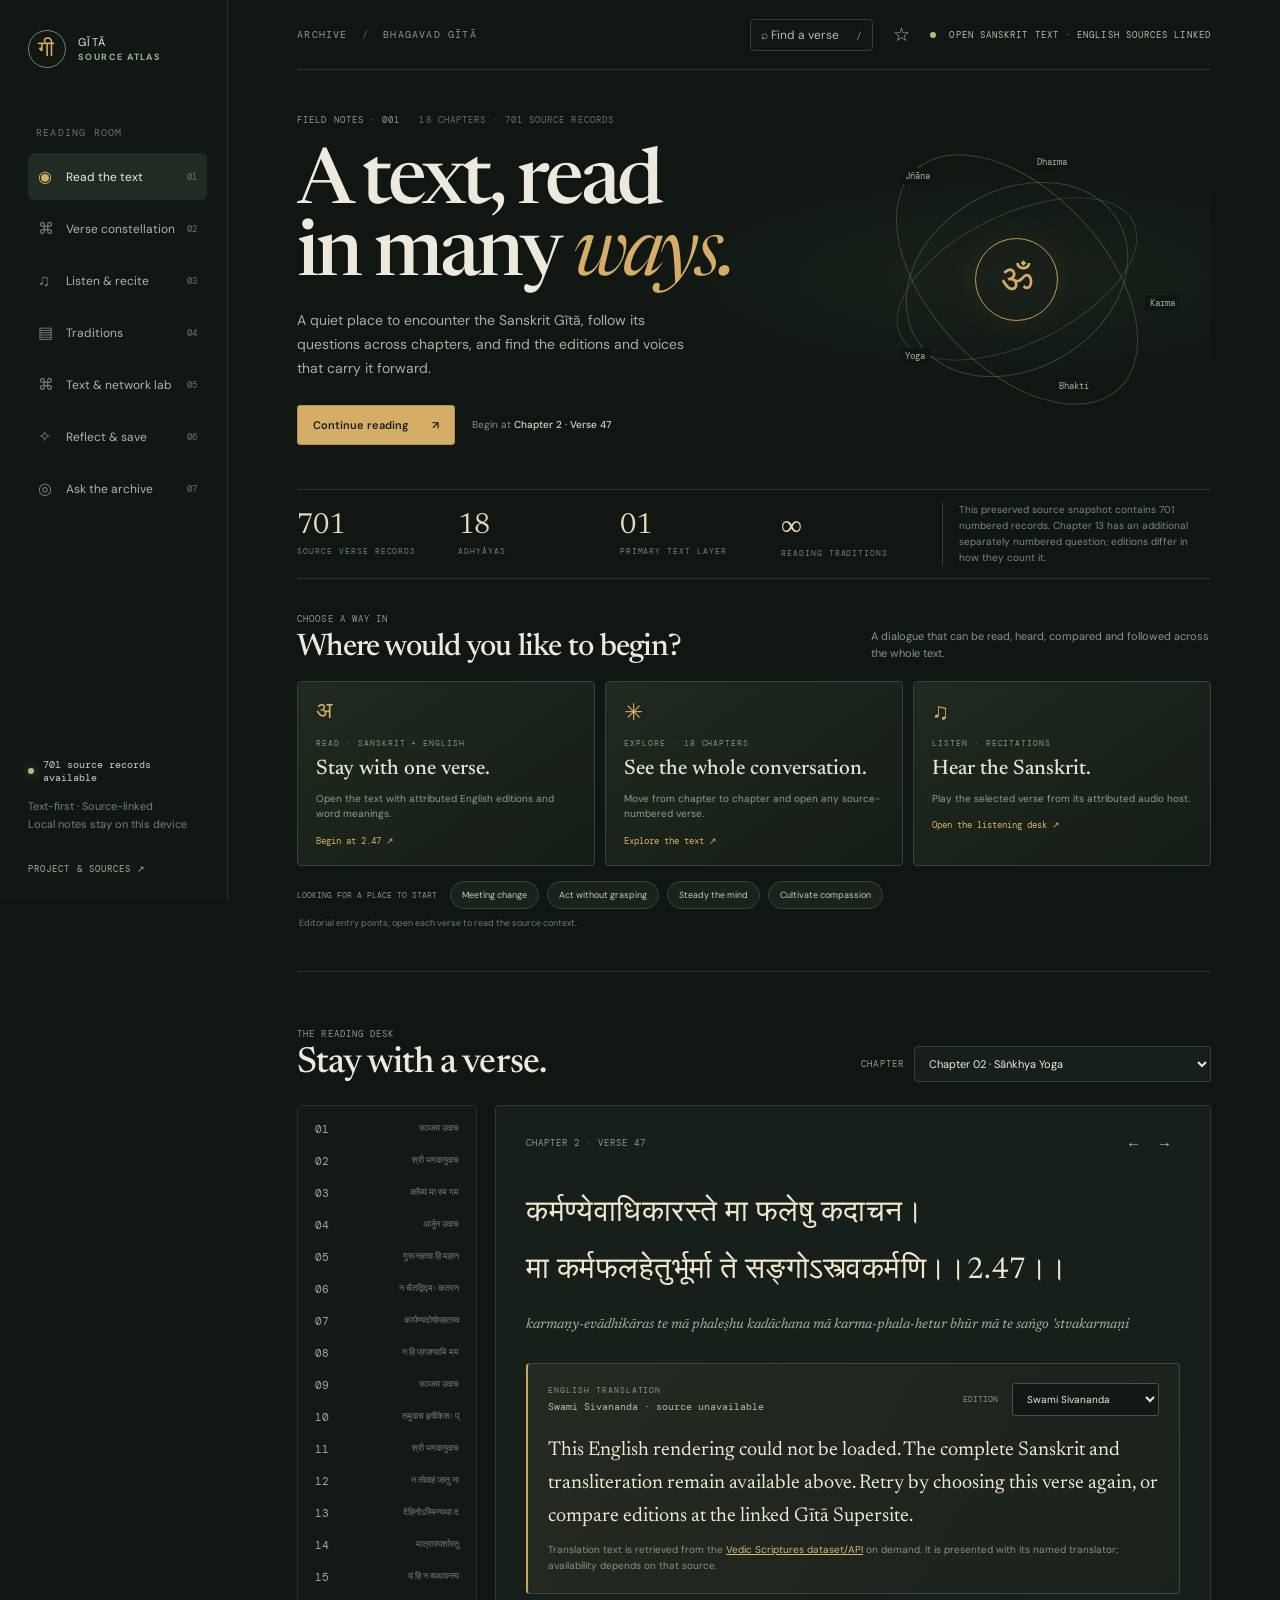
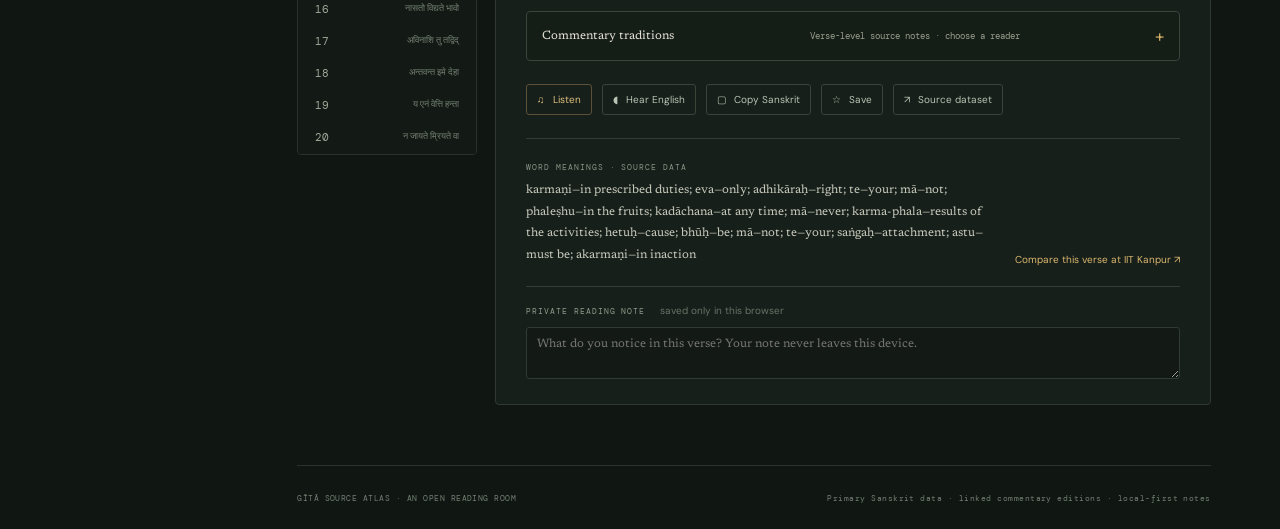
<file: index.html>
<!doctype html>
<html lang="en">
<head>
  <meta charset="utf-8"><meta name="viewport" content="width=device-width,initial-scale=1">
  <meta name="theme-color" content="#101713"><meta name="description" content="A source-first, offline-ready reading room for the Bhagavad Gita.">
  <title>Gītā Source Atlas — a reading room for the Bhagavad Gītā</title>
  <link rel="preconnect" href="https://fonts.googleapis.com"><link rel="preconnect" href="https://fonts.gstatic.com" crossorigin>
  <link href="https://fonts.googleapis.com/css2?family=DM+Mono:wght@400;500&family=DM+Sans:wght@400;500;600;700&family=Newsreader:opsz,wght@6..72,400;6..72,500;6..72,600&display=swap" rel="stylesheet">
  <link rel="stylesheet" href="styles.css?v=20261109-commentary-4"><link rel="manifest" href="manifest.webmanifest">
</head>
<body>
  <div class="shell">
    <aside class="rail">
      <a class="brand" href="#top"><span class="brand-mark">गी</span><span>GĪTĀ<br><b>SOURCE ATLAS</b></span></a>
      <div class="rail-caption">READING ROOM</div>
      <nav class="nav" aria-label="Main navigation">
        <button class="nav-item active" data-view="read"><span>◉</span> Read the text <kbd>01</kbd></button>
        <button class="nav-item" data-view="map"><span>⌘</span> Verse constellation <kbd>02</kbd></button>
        <button class="nav-item" data-view="listen"><span>♫</span> Listen & recite <kbd>03</kbd></button>
        <button class="nav-item" data-view="traditions"><span>▤</span> Traditions <kbd>04</kbd></button>
        <button class="nav-item" data-view="lab"><span>⌘</span> Text & network lab <kbd>05</kbd></button><button class="nav-item" data-view="reflect"><span>✧</span> Reflect & save <kbd>06</kbd></button><button class="nav-item" data-view="ask"><span>◎</span> Ask the archive <kbd>07</kbd></button>
      </nav>
      <div class="rail-bottom"><div class="source-status"><span class="status-dot"></span><span id="corpusStatus">Opening the archive…</span></div><p>Text-first · Source-linked<br>Local notes stay on this device</p><a href="https://github.com/ArchivingOut/gita-source-atlas" target="_blank" rel="noreferrer">PROJECT & SOURCES ↗</a></div>
    </aside>
    <main id="top">
      <header class="topbar"><div class="crumb">ARCHIVE <span>/</span> BHAGAVAD GĪTĀ</div><div class="top-actions"><button class="quiet-btn" id="searchOpen">⌕ <span>Find a verse</span><kbd>/</kbd></button><button id="bookmarkTop" class="icon-btn" title="Bookmark verse">☆</button><span class="edition-tag"><i></i> OPEN SANSKRIT TEXT · ENGLISH SOURCES LINKED</span></div></header>
      <section class="hero"><div class="hero-copy"><div class="eyebrow"><span>FIELD NOTES · 001</span><span>18 CHAPTERS · 701 SOURCE RECORDS</span></div><h1>A text, read<br>in many <em>ways.</em></h1><p class="intro">A quiet place to encounter the Sanskrit Gītā, follow its questions across chapters, and find the editions and voices that carry it forward.</p><div class="hero-actions"><button class="primary-btn" id="continueBtn">Continue reading <span>↗</span></button><span class="hero-note">Begin at <b>Chapter 2 · Verse 47</b></span></div></div><div class="mandala-wrap" aria-hidden="true"><div class="orbit orbit-a"></div><div class="orbit orbit-b"></div><div class="orbit orbit-c"></div><div class="mandala-core">ॐ</div><span class="orbit-label l1">Dharma</span><span class="orbit-label l2">Yoga</span><span class="orbit-label l3">Karma</span><span class="orbit-label l4">Jñāna</span><span class="orbit-label l5">Bhakti</span></div></section>
      <section class="stats"><div><strong id="verseCount">700</strong><span>SOURCE VERSE RECORDS</span></div><div><strong>18</strong><span>ADHYĀYAS</span></div><div><strong>01</strong><span>PRIMARY TEXT LAYER</span></div><div><strong>∞</strong><span>READING TRADITIONS</span></div><p>Counts follow the standard 700-verse arrangement. Verse numbering and textual witnesses vary across editions.</p></section>
      <section class="home-discover"><div class="discover-intro"><div><div class="eyebrow">CHOOSE A WAY IN</div><h2>Where would you like to begin?</h2></div><p>A dialogue that can be read, heard, compared and followed across the whole text.</p></div><div class="discover-grid"><button class="discover-card" data-open-ref="2.47"><span class="discover-mark">अ</span><span class="mini-label">READ · SANSKRIT + ENGLISH</span><strong>Stay with one verse.</strong><small>Open the text with attributed English editions and word meanings.</small><b>Begin at 2.47 ↗</b></button><button class="discover-card" data-view="map"><span class="discover-mark">✳</span><span class="mini-label">EXPLORE · 18 CHAPTERS</span><strong>See the whole conversation.</strong><small>Move from chapter to chapter and open any source-numbered verse.</small><b>Explore the text ↗</b></button><button class="discover-card" data-view="listen"><span class="discover-mark">♫</span><span class="mini-label">LISTEN · RECITATIONS</span><strong>Hear the Sanskrit.</strong><small>Play the selected verse from its attributed audio host.</small><b>Open the listening desk ↗</b></button></div><div class="situation-row"><span>LOOKING FOR A PLACE TO START</span><button data-open-ref="2.14">Meeting change</button><button data-open-ref="2.47">Act without grasping</button><button data-open-ref="6.5">Steady the mind</button><button data-open-ref="12.13">Cultivate compassion</button><small>Editorial entry points; open each verse to read the source context.</small></div></section><section class="workspace view-active" id="view-read"><div class="section-head"><div><div class="eyebrow">THE READING DESK</div><h2>Stay with a verse.</h2></div><div class="select-wrap"><label for="chapterSelect">CHAPTER</label><select id="chapterSelect"></select></div></div>
        <div class="reading-grid"><aside class="verse-list" id="verseList" aria-label="Verses in this chapter"></aside><article class="verse-card"><div class="verse-meta"><span id="verseRef">CHAPTER 2 · VERSE 47</span><div><button id="prevVerse" class="small-arrow" aria-label="Previous verse">←</button><button id="nextVerse" class="small-arrow" aria-label="Next verse">→</button></div></div><div class="verse-sanskrit" id="sanskrit">कर्मण्येवाधिकारस्ते मा फलेषु कदाचन ।<br>मा कर्मफलहेतुर्भूर्मा ते सङ्गोऽस्त्वकर्मणि ॥</div><div class="transliteration" id="transliteration">karmaṇy-evādhikāras te mā phaleṣu kadācana<br>mā karma-phala-hetur bhūr mā te saṅgo ’stv akarmaṇi</div><section class="translation-panel" aria-live="polite"><div class="translation-heading"><div><span class="mini-label">ENGLISH TRANSLATION</span><span id="translationAuthor" class="translation-author">Swami Sivananda · loading source text</span></div><label class="translation-select-label" for="translationSelect">EDITION</label><select id="translationSelect" aria-label="English translation edition"><option value="siva">Swami Sivananda</option><option value="gambir">Swami Gambirananda</option><option value="purohit">Purohit Swami</option><option value="san">S. Sankaranarayan</option><option value="adi">Swami Adidevananda</option><option value="raman">Sri Ramanuja</option><option value="sankar">Sri Shankaracharya</option></select></div><p id="englishTranslation" class="english-translation">Loading an attributed English rendering for this verse…</p><p class="translation-credit">Translation text is retrieved from the <a href="https://github.com/vedicscriptures/bhagavad-gita" target="_blank" rel="noreferrer">Vedic Scriptures dataset/API</a> on demand. It is presented with its named translator; availability depends on that source.</p></section><details class="commentary-panel"><summary><span>Commentary traditions</span><small>Verse-level source notes · choose a reader</small></summary><div class="commentary-controls"><label for="commentarySelect">COMMENTATOR</label><select id="commentarySelect" aria-label="Commentary tradition"><option value="siva">Swami Sivananda · English</option><option value="gambir">Swami Gambirananda · English</option><option value="san">S. Sankaranarayan · English</option><option value="adi">Swami Adidevananda · English</option><option value="purohit">Purohit Swami · English</option><option value="raman">Sri Ramanuja · Sanskrit / English</option><option value="sankar">Sri Shankaracharya · Sanskrit / English</option><option value="abhinav">Abhinavagupta · Sanskrit / English</option><option value="madhav">Madhavacharya · Sanskrit</option><option value="anand">Anandgiri · Sanskrit</option><option value="dhan">Dhanpati · Sanskrit</option><option value="neel">Neelkanth · Sanskrit</option><option value="srid">Sridhara Swami · Sanskrit</option><option value="venkat">Vedantadeshikacharya · Sanskrit</option><option value="jaya">Jayatritha · Sanskrit</option><option value="ms">Madhusudan Saraswati · Sanskrit</option><option value="puru">Purushottamji · Sanskrit</option><option value="vallabh">Vallabhacharya · Sanskrit</option><option value="rams">Ramsukhdas · Hindi</option><option value="chinmay">Chinmayananda · Hindi</option></select><small id="commentaryAuthor">Swami Sivananda · loading</small></div><div id="commentaryText" class="commentary-text">Loading this verse’s source commentary…</div><p class="commentary-credit">Commentary remains attributed to its author and is fetched from the source dataset on demand.</p></details><div class="verse-tools"><button id="listenVerse" class="tool-btn">♫ <span>Listen</span></button><button id="readEnglish" class="tool-btn">◖ <span>Hear English</span></button><button id="copyVerse" class="tool-btn">▢ <span>Copy Sanskrit</span></button><button id="verseBookmark" class="tool-btn">☆ <span>Save</span></button><a id="sourceVerse" href="https://github.com/gita/gita" target="_blank" rel="noreferrer" class="tool-btn">↗ <span>Source dataset</span></a></div><div class="verse-divider"></div><div class="verse-lower"><div><div class="mini-label">WORD MEANINGS · SOURCE DATA</div><div id="wordMeanings" class="word-meanings">karmaṇi — in prescribed duty · eva — certainly · adhikāraḥ — right · te — your · mā — never · phaleṣu — in the fruits</div></div><a id="compareVerse" class="text-link" href="https://heritage.iitk.ac.in/SBG/2.47" target="_blank" rel="noreferrer">Compare this verse at IIT Kanpur ↗</a></div><div class="note-box"><label for="journal">PRIVATE READING NOTE <span>saved only in this browser</span></label><textarea id="journal" placeholder="What do you notice in this verse? Your note never leaves this device."></textarea></div></article></div>
      </section>
      <section class="workspace" id="view-map"><div class="section-head"><div><div class="eyebrow">A GUIDE, NOT A CLAIM</div><h2>Follow the conversation.</h2></div><div class="map-legend"><i></i> chapter <b></b> selected verse <span>dots preserve source order; no inferred themes</span></div></div><div class="map-panel"><svg id="constellation" viewBox="0 0 900 600" role="img" aria-label="Interactive map of the Gita's eighteen chapters and every loaded verse record"></svg><div class="map-caption"><span>ALL SOURCE VERSE RECORDS · ORDERED BY CHAPTER</span><span>Choose a dot to open that verse</span></div></div><div class="map-cards" id="chapterCards"></div></section>
      <section class="workspace" id="view-listen"><div class="section-head"><div><div class="eyebrow">RECITATION DESK</div><h2>Hear the verse.</h2></div><span class="external-note">Recitations open at their source. Gītā Source Atlas does not rehost recordings.</span></div><div class="listen-layout"><div class="audio-card"><div class="audio-glyph">♫</div><div><div class="mini-label">CURRENT SELECTION · ORIGINAL SANSKRIT RECITATION</div><h3 id="audioHeading">Bhagavad Gītā · 2.47</h3><p id="audioStatus">Audio streams from the cited recitation host; it is not stored in this archive.</p><audio id="verseAudio" controls preload="none" aria-label="Listen to this Bhagavad Gita verse"></audio></div><a id="audioLink" class="primary-btn" target="_blank" rel="noreferrer">Open recitation source ↗</a></div><div class="listen-options"><div><span class="eyebrow">PER-VERSE AUDIO</span><p>Open the verse page at Holy Bhagavad Gita to access its recitation.</p><a id="holyAudio" target="_blank" rel="noreferrer">Open source verse ↗</a></div><div><span class="eyebrow">RECITATION IN YOUR BROWSER</span><p>Use device speech synthesis for a Sanskrit text reading. Pronunciation depends on your installed voice.</p><button id="speakBtn" class="text-link">Read selected Sanskrit aloud ↗</button></div><div><span class="eyebrow">MANTRA & CHANTING</span><p>Mantra collections belong to specific recitation traditions. Explore recordings and catalogues with source attribution.</p><a href="https://archive.org/search?query=bhagavad+gita+recitation" target="_blank" rel="noreferrer">Search Internet Archive ↗</a></div></div></div></section>
      <section class="workspace" id="view-lab">
        <div class="section-head"><div><div class="eyebrow">DIGITAL HUMANITIES · SOURCE DATA</div><h2>Explore the text as data.</h2></div><span class="external-note">Reproducible counts from the archived Sanskrit transcription. Segmentation is computational; it does not replace philological review.</span></div>
        <div class="lab-intro"><div><span class="mini-label">SEARCH THE FULL CORPUS</span><label class="lab-search"><span>⌕</span><input id="labSearch" placeholder="Search Sanskrit, transliteration, or word gloss" autocomplete="off"><select id="labField" aria-label="Search field"><option value="all">All fields</option><option value="sanskrit">Sanskrit</option><option value="transliteration">Transliteration</option><option value="gloss">Word gloss</option></select></label><div id="labResults" class="lab-results" aria-live="polite"></div></div><div class="lab-method"><span class="mini-label">WHAT THESE COUNTS MEAN</span><p>Search checks source Sanskrit, transliteration, and supplied word-meaning fields by exact substring. This chart counts source dictionary headwords before the dash in each supplied gloss entry; it is not an independently lemmatized frequency list. Chapter bars count archived records exactly. No sandhi splitting or inferred grammatical labels are applied.</p><a href="https://sanskrit.uohyd.ac.in/scl/GOLD_DATA/" target="_blank" rel="noreferrer">Explore the University of Hyderabad Sanskrit GOLD data ↗</a></div></div>
        <div class="lab-grid"><article class="lab-card"><div class="mini-label">CORPUS PROFILE · SOURCE VERSE RECORDS</div><div id="chapterBars" class="chapter-bars" role="img" aria-label="Bar chart of source verse records by chapter"></div><div class="lab-footnote">Verse record counts follow gita/gita snapshot; the 13th chapter includes 35 separately numbered records.</div></article><article class="lab-card"><div class="mini-label">FREQUENT SOURCE WORD HEADWORDS</div><div id="termCloud" class="term-cloud"></div><div class="lab-footnote">Based on the source's supplied word meanings; not a Sanskrit lemma frequency list.</div></article></div>
        <div class="section-head network-heading"><div><div class="eyebrow">CURATED READING PATHS</div><h2>A network you can inspect.</h2></div><span class="external-note">Select a concept or verse. Theme-to-verse links are editorial discovery aids.</span></div>
        <div class="network-panel"><svg id="readingNetwork" viewBox="0 0 1000 620" role="img" aria-label="Interactive network of ten reading concepts and linked verse references"></svg><div id="networkDetail" class="network-detail">Choose a concept node to see its linked verses.</div></div>
        <div class="archive-guide"><div class="mini-label">RESEARCH GATEWAYS · OPEN AT THEIR STEWARD</div><div class="archive-guide-grid">
<a href="./data/corpus.json" download><b>Download the complete text snapshot</b><span>701 source records plus chapter metadata as UTF-8 JSON ↓</span></a>
<a href="https://heritage.iitk.ac.in/gitasupersite" target="_blank" rel="noreferrer"><b>Heritage · IIT Kanpur</b><span>Comparative readings, commentaries, translations, scripts and recitations ↗</span></a>
<a href="https://gretil.sub.uni-goettingen.de/" target="_blank" rel="noreferrer"><b>GRETIL · Göttingen</b><span>Machine-readable Sanskrit and Indological e-text catalogue ↗</span></a>
<a href="https://sanskrit.uohyd.ac.in/scl/GOLD_DATA/" target="_blank" rel="noreferrer"><b>Sanskrit GOLD · Hyderabad</b><span>Linguistic annotations and research data for computational study ↗</span></a>
<a href="https://www.uccik.in/" target="_blank" rel="noreferrer"><b>UCCIK · manuscript catalogue</b><span>Searchable union catalogue for Indian knowledge manuscripts ↗</span></a>
<a href="https://ignca.gov.in/online-digital-resources/manuscripts/" target="_blank" rel="noreferrer"><b>IGNCA · manuscript resources</b><span>Catalogue entry point; identify each collection and shelfmark ↗</span></a>
<a href="https://media.unesco.org/sites/default/files/webform/mow001/bhagavadgita-five-select-manuscripts-in-sarada-script.pdf" target="_blank" rel="noreferrer"><b>Śāradā witnesses · UNESCO dossier</b><span>Five selected manuscript witnesses and access notes ↗</span></a>
</div><div class="nlp-links"><span>HYDERABAD SANSKRIT COMPUTATIONAL RESOURCES · EXTERNAL DATA</span><a href="https://sanskrit.uohyd.ac.in/scl/GOLD_DATA/tagged_data.html" target="_blank" rel="noreferrer">POS-tagged corpus and guidelines ↗</a><a href="https://sanskrit.uohyd.ac.in/scl/GOLD_DATA/Dependency.tgz" target="_blank" rel="noreferrer">Dependency analysis package ↗</a><a href="https://sanskrit.uohyd.ac.in/scl/GOLD_DATA/POS.tgz" target="_blank" rel="noreferrer">Part-of-speech package ↗</a><a href="https://sanskrit.uohyd.ac.in/scl/GOLD_DATA/samAsa_WX.txt" target="_blank" rel="noreferrer">Compound (samāsa) data ↗</a><a href="https://sanskrit.uohyd.ac.in/scl/GOLD_DATA/Sandhi_split_parallel_data.txt" target="_blank" rel="noreferrer">Sandhi split parallel data ↗</a></div><p>External datasets may cover more than the Gītā. Check each resource’s text inventory and rights before reuse; no external linguistic annotation is merged into this transcription. Catalogue links are discovery tools, not claims that this project inspected or digitized every witness.</p></div>
      </section>
      <section class="workspace" id="view-traditions"><div class="section-head"><div><div class="eyebrow">EDITION & COMMENTARY PORTALS</div><h2>Read beside other readers.</h2></div><span class="external-note">Linked sources retain their own texts, editorial choices and rights.</span></div><div class="tradition-grid"><a class="tradition-card featured" href="https://heritage.iitk.ac.in/gitasupersite" target="_blank" rel="noreferrer"><span class="card-index">01 / TEXT + COMMENTARY</span><h3>Gītā Supersite</h3><p>IIT Kanpur’s comparative reading environment for Sanskrit text, translations, commentaries and recitation resources.</p><span class="card-link">Visit source ↗</span></a><a class="tradition-card" href="https://github.com/gita/gita" target="_blank" rel="noreferrer"><span class="card-index">02 / OPEN DATA</span><h3>The Gita Initiative</h3><p>Primary Sanskrit verse, transliteration and word meanings. The repository declares the Unlicense for its data.</p><span class="card-link">Inspect dataset ↗</span></a><a class="tradition-card" id="compareTradition" href="https://heritage.iitk.ac.in/SBG/2.47" target="_blank" rel="noreferrer"><span class="card-index">03 / VERSE VIEW</span><h3>Compare this verse</h3><p>Open a verse-level view at the Gītā Supersite. Check the selected verse and available editions there.</p><span class="card-link">Open selected verse ↗</span></a><div class="tradition-card source-note"><span class="card-index">ARCHIVE PRINCIPLE</span><h3>Provenance before paraphrase.</h3><p>Modern translations and commentaries are not copied here without a clear reuse license. Links preserve access to the edition as published by its steward.</p><span class="card-link">Read the source policy in README →</span></div></div><div class="lineage-strip"><span>TEXTUAL NOTE</span><p>The standard Gītā has 700 verses in 18 chapters. Manuscript traditions and printed editions may differ in readings, verse divisions, and numbering. This site presents the dataset’s reading with its source identifier; it does not claim to establish a critical edition.</p></div></section>
      <section class="workspace" id="view-reflect"><div class="section-head"><div><div class="eyebrow">YOUR PRIVATE STUDY SPACE</div><h2>Return to what stayed with you.</h2></div><span class="external-note">Notes and bookmarks live in this browser only.</span></div><div class="reflect-grid"><article class="reflect-card"><span class="mini-label">SAVED VERSES</span><div id="savedVerses" class="saved-verses"></div></article><article class="reflect-card reflect-prompt"><span class="mini-label">A PLACE TO BEGIN</span><h3>What question are you carrying?</h3><p>Open a verse, save it, and write a note beside the Sanskrit and its English translation. Your entries are stored locally on this device.</p><button class="primary-btn" data-view="read">Return to the reading desk ↗</button></article></div></section>
      <section class="workspace" id="view-ask"><div class="section-head"><div><div class="eyebrow">SOURCE-BOUND CONCORDANCE</div><h2>Ask the archive.</h2></div><span class="external-note">Matches Sanskrit, IAST and source word glosses. Results cite verse references; this tool does not invent answers.</span></div><div class="ask-panel"><label for="askInput" class="mini-label">SEARCH A QUESTION OR CONCEPT</label><form id="askForm"><input id="askInput" placeholder="Try: action, grief, duty, आत्मा, or karma" autocomplete="off"><button class="primary-btn">Find passages ↗</button></form><div id="askResults" class="ask-results" aria-live="polite"><p>Enter a word or phrase to find matching source passages across all 701 records.</p></div><div class="ask-method"><b>How this works</b><span>Transparent lexical retrieval over the archived Sanskrit transcription, its transliteration and the dataset’s supplied glosses. This is not a generative answer or a substitute for commentary.</span></div></div></section>
      <footer><span>GĪTĀ SOURCE ATLAS · AN OPEN READING ROOM</span><span>Primary Sanskrit data · linked commentary editions · local-first notes</span></footer>
    </main>
  </div>
  <dialog id="searchDialog"><form method="dialog"><button class="close-dialog" aria-label="Close">×</button><label for="searchInput" class="eyebrow">FIND A VERSE · e.g. 2.47</label><input id="searchInput" placeholder="Chapter.Verse or Sanskrit phrase" autocomplete="off"><div id="searchResults"></div><p>Type a chapter and verse, or search the Sanskrit corpus.</p></form></dialog>
  <script src="app.js?v=20261109-commentary-4"></script>
</body></html>
</file>
<file: styles.css>
:root{--bg:#101713;--panel:#171f1a;--panel2:#1d2821;--ink:#ede9dd;--muted:#9b9c89;--faint:#626d60;--line:#344036;--gold:#d5ad67;--sage:#9eb49b;--serif:'Newsreader',Georgia,serif;--sans:'DM Sans',sans-serif;--mono:'DM Mono',monospace}*{box-sizing:border-box}body{margin:0;background:var(--bg);color:var(--ink);font-family:var(--sans);font-size:14px}.shell{max-width:1600px;margin:auto;min-height:100vh}.rail{position:fixed;top:0;bottom:0;width:228px;border-right:1px solid #29332b;padding:30px 20px 24px 28px;display:flex;flex-direction:column;background:#111814;z-index:3}.brand{display:flex;gap:12px;align-items:center;color:var(--ink);text-decoration:none;font-size:11px;line-height:1.3;letter-spacing:.13em}.brand b{font-size:9px;color:var(--sage);letter-spacing:.16em}.brand-mark{display:grid;place-items:center;width:38px;height:38px;border:1px solid #76846e;border-radius:50%;font:22px var(--serif);color:var(--gold)}.rail-caption,.eyebrow,.mini-label,.card-index,.crumb,.edition-tag,.map-caption,.stats span,.rail-bottom>a,.note-box label,.select-wrap label,.lineage-strip>span{font:10px var(--mono);letter-spacing:.12em;color:var(--muted)}.rail-caption{margin:58px 0 14px 8px;color:#657467}.nav{display:grid;gap:5px}.nav-item{border:0;background:transparent;color:#adb5a8;text-align:left;padding:13px 10px;border-radius:6px;display:flex;align-items:center;gap:11px;font:12px var(--sans);cursor:pointer}.nav-item>span{font-size:16px;width:17px;color:#758474}.nav-item kbd{margin-left:auto;color:#687367;font:9px var(--mono)}.nav-item.active,.nav-item:hover{background:#202b23;color:var(--ink)}.nav-item.active>span{color:var(--gold)}.rail-bottom{margin-top:auto}.source-status{display:flex;gap:9px;align-items:center;color:#c8d0c4;font:10px var(--mono)}.status-dot{width:6px;height:6px;background:#a7c181;border-radius:50%;box-shadow:0 0 10px #a7c18177}.rail-bottom p{font:11px/1.7 var(--sans);color:#747f73;margin:13px 0 24px}.rail-bottom>a{font-size:9px;color:var(--sage);text-decoration:none}main{margin-left:228px;padding:0 5.4% 0}.topbar{height:70px;display:flex;align-items:center;justify-content:space-between;border-bottom:1px solid #29332b}.crumb{color:#8e9a8d}.crumb span{padding:0 7px;color:#59645a}.top-actions{display:flex;align-items:center;gap:14px}.quiet-btn,.icon-btn,.small-arrow,.tool-btn{background:none;border:0;color:#b4bcaf;cursor:pointer}.quiet-btn{font:12px var(--sans);padding:7px 10px;border:1px solid var(--line);border-radius:4px}.quiet-btn kbd{margin-left:17px;color:#798476;font:10px var(--mono)}.icon-btn{font-size:19px}.edition-tag{font-size:9px;color:#b5bea9}.edition-tag i{display:inline-block;width:6px;height:6px;border-radius:50%;background:#a7c181;margin-right:7px}.hero{min-height:365px;display:grid;grid-template-columns:1.15fr .85fr;align-items:center;border-bottom:1px solid #29332b;position:relative;overflow:hidden}.hero-copy{padding:44px 0 44px}.eyebrow{font-size:9px;color:#8d9a89}.hero .eyebrow{display:flex;gap:19px}.hero .eyebrow span+span{color:#657466}.hero h1{font:500 clamp(48px,6vw,77px)/.94 var(--serif);letter-spacing:-.04em;margin:23px 0 16px}.hero h1 em{color:var(--gold);font-weight:400}.intro{max-width:390px;color:#a7afa1;font:14px/1.7 var(--sans)}.hero-actions{display:flex;align-items:center;gap:17px;margin-top:24px}.primary-btn{display:inline-flex;gap:24px;align-items:center;padding:12px 15px;border:1px solid #b79151;background:var(--gold);color:#172017;text-decoration:none;font:600 11px var(--sans);cursor:pointer;border-radius:3px}.hero-note{font-size:10px;color:#859080}.hero-note b{color:#d6d6c8;font-weight:500}.mandala-wrap{height:310px;position:relative;display:grid;place-items:center}.orbit{position:absolute;border:1px solid #65745d66;border-radius:50%;transform:rotate(-26deg)}.orbit-a{width:260px;height:130px}.orbit-b{width:300px;height:177px;transform:rotate(47deg);border-color:#b18c4a55}.orbit-c{width:180px;height:235px;transform:rotate(60deg);border-color:#83967a55}.mandala-core{display:grid;place-items:center;width:83px;height:83px;border:1px solid #c49b58;border-radius:50%;color:var(--gold);font:38px var(--serif);box-shadow:0 0 38px #c59c4b12}.orbit-label{position:absolute;font:9px var(--mono);color:#a6ae98;background:var(--bg);padding:2px 5px}.l1{top:30px;left:54%}.l2{top:72%;left:20%}.l3{top:55%;right:8%}.l4{top:14%;left:20%}.l5{bottom:13%;right:30%}.stats{min-height:89px;display:grid;grid-template-columns:repeat(4,1fr) 1.8fr;align-items:center;border-bottom:1px solid #29332b;gap:12px}.stats>div{display:grid;gap:5px}.stats strong{font:26px var(--serif);color:#e4d9bd}.stats span{font-size:8px;color:#748072}.stats p{font:10px/1.6 var(--sans);color:#7c877a;border-left:1px solid var(--line);padding-left:16px}.workspace{display:none;padding:56px 0 60px}.workspace.view-active{display:block}.section-head{display:flex;align-items:end;justify-content:space-between;margin-bottom:23px}.section-head h2{font:500 36px var(--serif);letter-spacing:-.025em;margin:6px 0 0}.select-wrap{display:flex;align-items:center;gap:10px}.select-wrap label{font-size:9px}.select-wrap select{background:var(--panel);color:var(--ink);border:1px solid var(--line);padding:9px 30px 9px 10px;font:11px var(--sans);border-radius:3px}.reading-grid{display:grid;grid-template-columns:180px minmax(0,1fr);gap:18px}.verse-list{max-height:650px;overflow:auto;border:1px solid #29332b;border-radius:4px;padding:7px;background:#131a15}.verse-list button{display:flex;justify-content:space-between;width:100%;border:0;background:none;color:#a0a99a;text-align:left;padding:9px 10px;font:11px var(--mono);cursor:pointer;border-radius:3px}.verse-list button:hover,.verse-list button.active{background:#253126;color:var(--gold)}.verse-list button small{font:9px var(--sans);color:#748072}.verse-card{padding:25px 30px;background:var(--panel);border:1px solid #303a31;border-radius:4px}.verse-meta{display:flex;justify-content:space-between;align-items:center;font:9px var(--mono);letter-spacing:.11em;color:#8b9988}.small-arrow{font-size:15px;padding:4px 8px}.verse-sanskrit{font:30px/1.9 var(--serif);color:#f1e7cf;margin:30px 0 13px;letter-spacing:.015em}.transliteration{font:italic 14px/1.8 var(--serif);color:#a5b19e}.verse-tools{display:flex;flex-wrap:wrap;gap:10px;margin-top:23px}.tool-btn{font:10px var(--sans);padding:8px 10px;border:1px solid #3a4439;text-decoration:none;border-radius:3px;color:#bac3b4}.tool-btn:first-child{color:#dfc17e;border-color:#5c5039}.tool-btn span{margin-left:5px}.verse-divider{border-top:1px solid #333d34;margin:23px 0}.verse-lower{display:flex;justify-content:space-between;gap:20px;align-items:end}.mini-label{font-size:8px;color:#879384}.word-meanings{font:12px/1.8 var(--serif);color:#c7c9bb;margin-top:8px}.text-link{border:0;background:none;color:#dbb76f;font:10px var(--sans);cursor:pointer;text-decoration:none;white-space:nowrap}.note-box{border-top:1px solid #333d34;margin-top:20px;padding-top:17px}.note-box label{display:block;font-size:8px;color:#8e9b8b}.note-box label span{font:10px var(--sans);letter-spacing:0;color:#667367;margin-left:9px}.note-box textarea{display:block;resize:vertical;width:100%;min-height:52px;margin-top:10px;background:#131a15;border:1px solid #303b31;border-radius:3px;padding:10px;color:#e8e2d5;font:12px var(--serif)}.map-legend{font:9px var(--mono);color:#8d9a89}.map-legend i,.map-legend b{display:inline-block;width:6px;height:6px;border-radius:50%;background:#9ead91;margin:0 5px}.map-legend b{background:var(--gold)}.map-legend span{margin-left:8px;color:#667367}.map-panel{border:1px solid #303a31;background:radial-gradient(ellipse at 50% 50%,#26342a,#151d17 65%);border-radius:4px;padding:10px}.map-panel svg{width:100%;height:auto;min-height:260px}.map-caption{display:flex;justify-content:space-between;padding:9px 12px 4px;font-size:8px}.chapter-node{cursor:pointer}.chapter-node circle{fill:#26362a;stroke:#8da080;stroke-width:1.2;transition:.2s}.chapter-node:hover circle,.chapter-node.selected circle{fill:#a7834a;stroke:#e1c481;stroke-width:2}.chapter-node text{fill:#e7e6d8;font:10px var(--mono);text-anchor:middle;dominant-baseline:middle;pointer-events:none}.map-edge{stroke:#71806a;stroke-opacity:.25;stroke-width:1}.map-cards{display:grid;grid-template-columns:repeat(6,1fr);gap:8px;margin-top:12px}.map-cards button{background:#19221b;border:1px solid #303a31;color:#c3cabc;padding:11px 10px;text-align:left;cursor:pointer;font:10px/1.5 var(--sans)}.map-cards button b{display:block;font:16px var(--serif);color:var(--gold)}.external-note{max-width:285px;text-align:right;font:10px/1.5 var(--sans);color:#778477}.listen-layout{border:1px solid var(--line);background:var(--panel);padding:25px;border-radius:4px}.audio-card{display:grid;grid-template-columns:70px 1fr auto;gap:20px;align-items:center;padding-bottom:24px;border-bottom:1px solid var(--line)}.audio-glyph{width:58px;height:58px;border:1px solid #98804e;border-radius:50%;display:grid;place-items:center;font:24px var(--serif);color:var(--gold)}.audio-card h3{font:24px var(--serif);margin:6px 0}.audio-card p,.listen-options p{font:11px/1.6 var(--sans);color:#929d8e;margin:6px 0}.audio-card .primary-btn{white-space:nowrap}.listen-options{display:grid;grid-template-columns:repeat(3,1fr);gap:25px;padding-top:22px}.listen-options a{display:inline-block;margin-top:12px;color:#d1b678;font:10px var(--sans);text-decoration:none}.tradition-grid{display:grid;grid-template-columns:repeat(2,1fr);gap:12px}.tradition-card{min-height:205px;background:var(--panel);border:1px solid #303a31;border-radius:4px;padding:21px;text-decoration:none;color:var(--ink);display:flex;flex-direction:column}.tradition-card.featured{border-color:#766341;background:linear-gradient(140deg,#282b20,#1a211a)}.card-index{font-size:8px;color:#a58e60}.tradition-card h3{font:26px var(--serif);margin:16px 0 5px}.tradition-card p{font:12px/1.7 var(--sans);color:#9ca597;max-width:420px;margin:0}.card-link{margin-top:auto;padding-top:16px;font:10px var(--mono);color:#d6b56f}.source-note{background:#141b16}.source-note h3{font-size:23px}.lineage-strip{margin-top:18px;border-left:2px solid #9c8149;padding:5px 16px;display:grid;grid-template-columns:130px 1fr;align-items:start}.lineage-strip>span{padding-top:3px;color:#c1a566;font-size:8px}.lineage-strip p{margin:0;font:12px/1.7 var(--serif);color:#a8afa2}footer{border-top:1px solid #29332b;min-height:64px;display:flex;align-items:center;justify-content:space-between;font:8px var(--mono);letter-spacing:.06em;color:#737f72}dialog{width:min(560px,90vw);margin:15vh auto 0;background:#1b241d;color:var(--ink);border:1px solid #53604f;border-radius:5px;padding:28px;box-shadow:0 30px 120px #000b}dialog::backdrop{background:#050906cc;backdrop-filter:blur(4px)}.close-dialog{float:right;border:0;background:none;color:#d6c9ac;font-size:24px;cursor:pointer}#searchInput{display:block;margin-top:15px;width:100%;background:#111814;color:var(--ink);border:1px solid #424d41;padding:13px;font:14px var(--sans)}#searchResults{max-height:280px;overflow:auto}#searchResults button{width:100%;background:none;border:0;border-bottom:1px solid #343e34;color:#ddd;text-align:left;padding:12px;cursor:pointer;font:12px var(--serif)}dialog form>p{font:10px var(--sans);color:#869083}@media(max-width:1000px){main{padding:0 4%}.rail{width:190px;padding-left:18px}.brand{font-size:10px}main{margin-left:190px}.hero{grid-template-columns:1fr .7fr}.mandala-wrap{transform:scale(.8)}.stats{grid-template-columns:repeat(4,1fr)}.stats p{display:none}}@media(max-width:720px){.rail{position:sticky;top:0;width:100%;height:auto;padding:10px 14px;display:block;border-right:0;border-bottom:1px solid #29332b}.brand{display:none}.rail-caption,.rail-bottom{display:none}.nav{display:flex;overflow-x:auto;gap:3px}.nav-item{white-space:nowrap;padding:10px;font-size:10px}.nav-item kbd{display:none}.nav-item>span{font-size:13px;width:auto}.nav-item.active{background:transparent;color:var(--gold)}main{margin:0;padding:0 17px}.topbar{height:56px}.edition-tag{display:none}.hero{grid-template-columns:1fr;min-height:0}.hero-copy{padding:38px 0 26px}.hero h1{font-size:57px}.mandala-wrap{position:absolute;right:-118px;top:65px;transform:scale(.63);opacity:.55;pointer-events:none}.intro{max-width:300px}.hero-actions{position:relative}.stats{min-height:72px;grid-template-columns:repeat(4,1fr);gap:5px}.stats strong{font-size:21px}.stats span{font-size:7px}.workspace{padding:38px 0}.section-head h2{font-size:30px}.reading-grid{grid-template-columns:1fr}.verse-list{display:flex;max-height:none;overflow:auto;gap:4px}.verse-list button{min-width:78px;display:block;text-align:center}.verse-list button small{display:none}.verse-card{padding:20px 17px}.verse-sanskrit{font-size:23px;margin-top:23px}.verse-lower{display:block}.verse-lower .text-link{margin-top:12px}.map-legend{max-width:140px;line-height:1.7}.map-legend span{display:none}.map-cards{grid-template-columns:repeat(3,1fr)}.listen-options{grid-template-columns:1fr;gap:17px}.audio-card{grid-template-columns:48px 1fr;gap:12px}.audio-glyph{width:44px;height:44px}.audio-card h3{font-size:18px}.audio-card .primary-btn{grid-column:2;width:max-content}.tradition-grid{grid-template-columns:1fr}.lineage-strip{grid-template-columns:1fr;gap:8px}.external-note{max-width:130px;font-size:9px}footer{align-items:flex-start;gap:8px;flex-direction:column;justify-content:center;padding:12px 0}}



/* Source exploration lab */
.lab-intro{display:grid;grid-template-columns:1.3fr .7fr;gap:22px;margin:0 0 22px}
.lab-search{display:flex;align-items:center;gap:12px;margin-top:12px;padding:8px 10px 8px 15px;border:1px solid var(--line,#39443b);border-radius:12px;background:rgba(255,255,255,.025)}
.lab-search>span{font-size:24px;color:#d7b36a}.lab-search input{flex:1;min-width:80px;background:transparent;border:0;color:inherit;font:inherit;outline:none;padding:9px 0}.lab-search select{background:#202921;color:#e6e4d8;border:1px solid #495249;border-radius:8px;padding:9px}
.lab-results{display:grid;grid-template-columns:repeat(2,minmax(0,1fr));gap:8px;margin-top:12px;max-height:350px;overflow:auto}
.lab-result{display:grid;text-align:left;gap:5px;padding:12px;border:1px solid #39443b;border-radius:10px;background:#171f19;color:#e6e4d8;cursor:pointer}.lab-result strong{color:#d7b36a;font:12px 'DM Mono',monospace}.lab-result span{font:15px 'Newsreader',serif}.lab-result small{color:#9ba598;font-size:11px}
.lab-method,.lab-card{padding:20px;border:1px solid #39443b;border-radius:14px;background:rgba(255,255,255,.025)}.lab-method p{font-size:13px;line-height:1.65;color:#abb2a7}.lab-method a,.lab-sources a{color:#d8bd79;font-size:12px}
.lab-grid{display:grid;grid-template-columns:1fr 1fr;gap:16px;margin:18px 0 50px}.lab-card{min-height:260px}.chapter-bars{display:grid;gap:7px;margin-top:18px}.bar-row{display:grid;grid-template-columns:56px 1fr 27px;align-items:center;gap:9px;border:0;background:none;color:#c4c9bd;text-align:left;padding:0;cursor:pointer;font:11px 'DM Mono',monospace}.bar-row i{height:8px;border-radius:10px;background:#242e26;overflow:hidden}.bar-row i b{display:block;height:100%;border-radius:10px}.bar-row strong{font-weight:400;text-align:right}
.lab-footnote{margin-top:17px;color:#879083;font-size:10px;line-height:1.5}.term-cloud{display:flex;flex-wrap:wrap;gap:8px;margin-top:19px}.term-chip{display:flex;gap:8px;align-items:center;border:1px solid #414b41;border-radius:999px;background:#202820;color:#d7ddce;padding:8px 10px;cursor:pointer;font:12px 'DM Sans',sans-serif}.term-chip small{color:#d7b36a;font:10px 'DM Mono',monospace}
.network-heading{margin-top:38px}.network-panel{border:1px solid #39443b;border-radius:16px;background:radial-gradient(ellipse at center,#202a22 0%,#141a16 70%);padding:12px;overflow:hidden}.network-panel svg{display:block;width:100%;height:auto;min-height:360px}.network-edge{stroke-width:1;stroke-opacity:.32}.network-theme,.network-verse{cursor:pointer}.network-theme circle{stroke:#f5efd7;stroke-opacity:.6;stroke-width:1}.network-theme text{fill:#ece8d9;text-anchor:middle;font:12px 'DM Sans',sans-serif}.network-verse circle{fill:#202820;stroke:#baaa7a;stroke-width:1}.network-verse text{fill:#eee8d4;text-anchor:middle;font:9px 'DM Mono',monospace}.network-theme:hover circle,.network-verse:hover circle{stroke:#fff;stroke-width:2}.network-detail{display:flex;align-items:center;flex-wrap:wrap;gap:6px;padding:12px 16px;border-top:1px solid #374137;color:#aeb7a9;font-size:12px}.network-detail strong{color:#e4d5a8}.network-ref{border:1px solid #505846;border-radius:8px;background:#222a22;color:#e1c889;padding:6px 9px;cursor:pointer;font:11px 'DM Mono',monospace}.lab-sources{display:flex;flex-wrap:wrap;gap:20px;margin:16px 0 0}
@media(max-width:850px){.lab-intro,.lab-grid{grid-template-columns:1fr}.lab-results{grid-template-columns:1fr}.network-panel svg{min-height:260px}}

.archive-guide{margin-top:25px;padding:20px;border:1px solid #39443b;border-radius:14px;background:rgba(255,255,255,.025)}.archive-guide-grid{display:grid;grid-template-columns:repeat(3,minmax(0,1fr));gap:9px;margin-top:14px}.archive-guide-grid a{display:grid;gap:7px;padding:14px;border:1px solid #39443b;border-radius:10px;color:#e4e7db;text-decoration:none;background:#171f19}.archive-guide-grid a:hover{border-color:#a79159}.archive-guide-grid b{font:13px 'DM Sans',sans-serif;color:#e4d5a8}.archive-guide-grid span,.archive-guide>p{font-size:11px;line-height:1.5;color:#9da79a}.archive-guide>p{margin:14px 0 0}@media(max-width:850px){.archive-guide-grid{grid-template-columns:1fr 1fr}}@media(max-width:520px){.archive-guide-grid{grid-template-columns:1fr}}

.nlp-links{display:flex;align-items:center;flex-wrap:wrap;gap:8px;margin-top:18px;padding-top:14px;border-top:1px solid #39443b}.nlp-links>span{width:100%;color:#9da79a;font:10px 'DM Mono',monospace;letter-spacing:.08em}.nlp-links a{padding:7px 9px;border:1px solid #424c41;border-radius:7px;color:#d6c58e;text-decoration:none;font-size:11px}.nlp-links a:hover{border-color:#a79159}.archive-guide>p{line-height:1.55}

/* English editions, recitation and study flows */
.translation-panel{margin-top:25px;padding:19px 20px;border:1px solid #41453a;border-left:2px solid #c9a55e;border-radius:4px;background:linear-gradient(120deg,#242a21,#1b221c)}
.translation-heading{display:flex;align-items:center;justify-content:space-between;gap:14px;flex-wrap:wrap}
.translation-heading>div{display:grid;gap:5px}.translation-author{font:10px var(--mono);color:#b6bdab}
.translation-select-label{margin-left:auto;font:8px var(--mono);color:#899586}
#translationSelect{max-width:220px;background:#121914;color:#eee9dc;border:1px solid #4a5144;padding:8px 10px;border-radius:3px;font:10px var(--sans)}
.english-translation{font:20px/1.65 var(--serif);color:#eee8d7;max-width:780px;margin:18px 0 9px}
.translation-credit{font:10px/1.6 var(--sans);color:#879184;margin:0}.translation-credit a{color:#d5b875}
#verseAudio{display:block;width:min(100%,540px);height:38px;margin-top:12px;accent-color:#bb9651}
.audio-card{grid-template-columns:58px minmax(0,1fr) auto}.audio-card>div:nth-child(2){min-width:0}
.reflect-grid{display:grid;grid-template-columns:1.25fr .75fr;gap:14px}
.reflect-card,.ask-panel{border:1px solid #303a31;background:var(--panel);border-radius:4px;padding:22px}
.saved-verses{display:grid;grid-template-columns:repeat(2,minmax(0,1fr));gap:9px;margin-top:14px}
.saved-verse,.ask-result{display:grid;gap:9px;text-align:left;background:#141b16;border:1px solid #354036;color:#d9ded3;padding:14px;cursor:pointer}
.saved-verse:hover,.ask-result:hover{border-color:#b69a5c}.saved-verse strong,.ask-ref{font:11px var(--mono);color:#d6b66e}.saved-verse span,.ask-sanskrit{font:16px/1.7 var(--serif);color:#eee6d3}.saved-verse small,.ask-result small{font:10px/1.6 var(--sans);color:#9ca597}.saved-verse small{color:#d4bb7b}
.reflect-prompt h3{font:25px var(--serif);margin:22px 0 8px}.reflect-prompt p,.ask-method span{font:12px/1.7 var(--sans);color:#9ca597}
.empty-state{font:12px/1.7 var(--sans);color:#929d8e;padding:12px 0}
.ask-panel{max-width:920px}.ask-panel>label{display:block}
#askForm{display:flex;gap:10px;margin:13px 0 18px}
#askInput{flex:1;min-width:0;background:#121914;color:var(--ink);border:1px solid #414b40;padding:13px 14px;font:13px var(--sans);border-radius:3px}
.ask-results{display:grid;grid-template-columns:repeat(2,minmax(0,1fr));gap:9px}
.ask-results>p{grid-column:1/-1;font:12px/1.7 var(--sans);color:#929d8e}
.ask-result b{font:9px var(--mono);color:#d6b66e;font-weight:400}
.ask-method{display:grid;gap:5px;margin-top:20px;padding-top:14px;border-top:1px solid #333d34}.ask-method b{font:10px var(--mono);color:#d6c28e}
.nav-item{transition:background .18s,color .18s,border-color .18s}.nav-item:hover{background:#202a22;color:#ead8ae}
.hero{background:radial-gradient(ellipse at 77% 49%,#28322666,transparent 38%)}
.stats strong{font-size:29px}
@media(max-width:800px){.reflect-grid{grid-template-columns:1fr}.saved-verses,.ask-results{grid-template-columns:1fr}.translation-panel{padding:15px}.english-translation{font-size:18px}.audio-card{grid-template-columns:46px 1fr}.audio-card>.primary-btn{grid-column:2;width:max-content}.ask-panel{padding:16px}}
@media(max-width:520px){#askForm{flex-direction:column}.translation-select-label{margin-left:0}}

.home-discover{padding:34px 0 42px;border-bottom:1px solid #29332b}
.discover-intro{display:flex;align-items:end;justify-content:space-between;gap:20px;margin-bottom:18px}
.discover-intro h2{font:500 31px var(--serif);letter-spacing:-.025em;margin:7px 0 0}
.discover-intro>p{max-width:340px;margin:0;color:#899486;font:11px/1.6 var(--sans)}
.discover-grid{display:grid;grid-template-columns:repeat(3,minmax(0,1fr));gap:10px}
.discover-card{display:grid;align-content:start;gap:11px;min-height:185px;padding:17px 18px;text-align:left;background:linear-gradient(145deg,#20291f,#151d17);border:1px solid #394339;border-radius:4px;color:#e8e2d5;cursor:pointer;transition:transform .2s,border-color .2s}
.discover-card:hover{transform:translateY(-2px);border-color:#9c8149}
.discover-mark{font:23px var(--serif);color:var(--gold);height:28px}
.discover-card strong{font:21px var(--serif);font-weight:500}
.discover-card small{font:10px/1.55 var(--sans);color:#929d8e;max-width:270px}
.discover-card b{font:9px var(--mono);color:#d7b36a;font-weight:400;margin-top:2px}
.situation-row{display:flex;align-items:center;flex-wrap:wrap;gap:8px;margin-top:15px}
.situation-row>span{font:8px var(--mono);color:#879384;margin-right:5px}
.situation-row button{border:1px solid #394339;border-radius:999px;background:#19221b;color:#c5cbbb;padding:7px 11px;font:9px var(--sans);cursor:pointer}
.situation-row button:hover{border-color:#b69a5c;color:#ead8ae}
.situation-row small{flex-basis:100%;font:9px var(--sans);color:#707d71;margin-left:2px}
@media(max-width:720px){.home-discover{padding:26px 0}.discover-intro{display:block}.discover-intro h2{font-size:26px}.discover-intro>p{margin-top:8px}.discover-grid{grid-template-columns:1fr}.discover-card{min-height:148px}.situation-row>span{flex-basis:100%}}

.commentary-panel{margin-top:17px;border:1px solid #3a4439;border-radius:4px;background:#151d17}
.commentary-panel summary{display:flex;align-items:center;justify-content:space-between;gap:12px;padding:13px 15px;cursor:pointer;list-style:none;font:12px var(--serif);color:#e4e1d5}
.commentary-panel summary::-webkit-details-marker{display:none}.commentary-panel summary:after{content:'+';color:#d7b36a;font:17px var(--sans)}.commentary-panel[open] summary:after{content:'−'}
.commentary-panel summary small{font:9px var(--mono);color:#9a9f8e}
.commentary-controls{display:flex;align-items:center;gap:10px;flex-wrap:wrap;padding:0 15px 12px;border-bottom:1px solid #303a31}
.commentary-controls label{font:8px var(--mono);color:#879384}
#commentarySelect{max-width:min(100%,360px);background:#111814;color:#e5e0d3;border:1px solid #414b40;border-radius:3px;padding:8px;font:10px var(--sans)}
.commentary-controls small{font:9px var(--mono);color:#b7bda9}
.commentary-text{max-height:420px;overflow:auto;white-space:pre-wrap;padding:16px 17px;font:13px/1.75 var(--serif);color:#c7cbbf}
.commentary-credit{margin:0;padding:0 17px 13px;font:9px/1.5 var(--sans);color:#788477}
@media(max-width:520px){.commentary-panel summary{align-items:flex-start}.commentary-panel summary small{max-width:45%;text-align:right}.commentary-controls{align-items:flex-start;flex-direction:column}}
</file>
